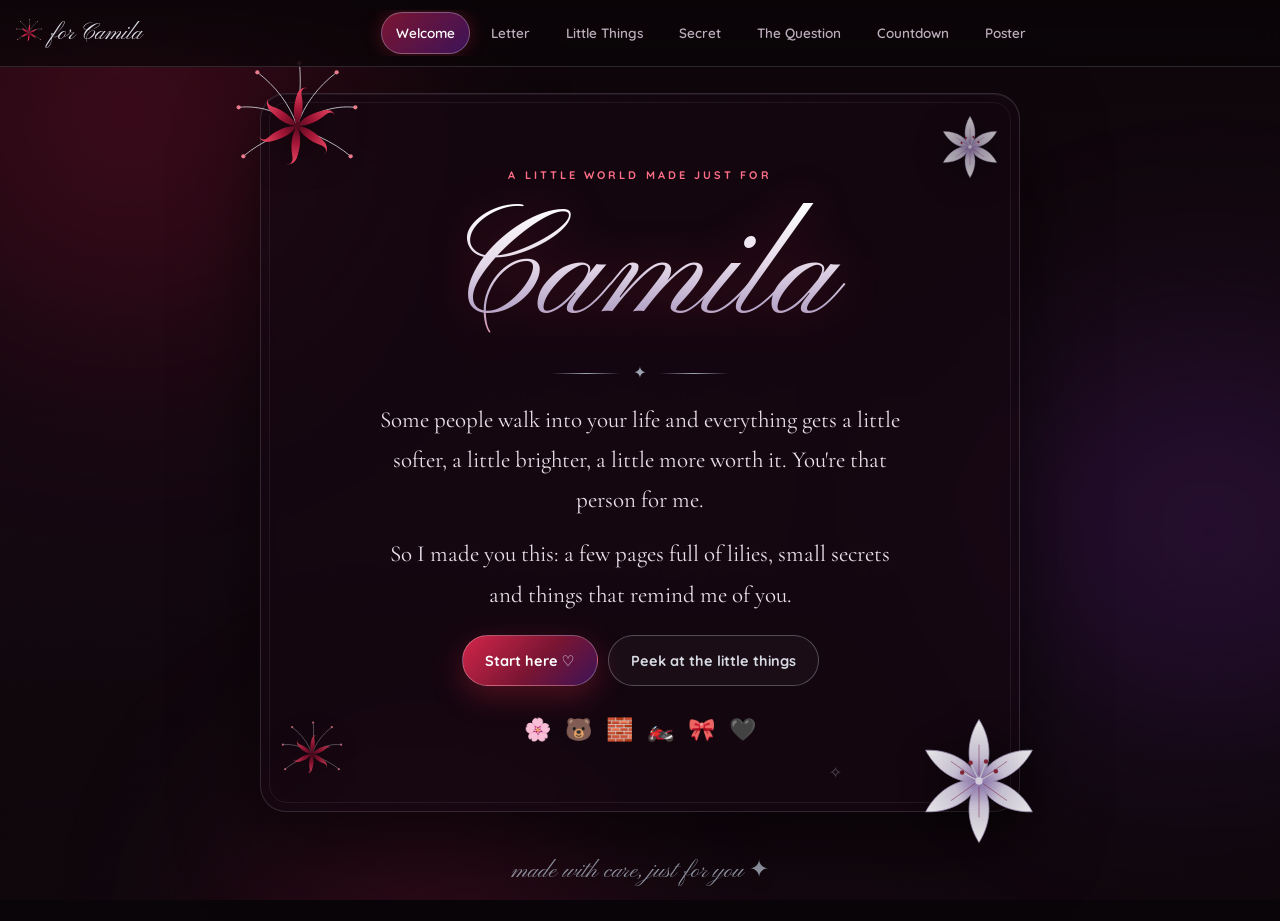
<file: a-little-world-for-camila/index.html>
<!doctype html>
<html lang="en">
<head>
<meta charset="utf-8">
<meta name="viewport" content="width=device-width, initial-scale=1, viewport-fit=cover">
<meta name="theme-color" content="#12060c">
<meta name="description" content="A little world made just for Camila.">
<title>For Camila ♡</title>
<link rel="icon" href="favicon.svg" type="image/svg+xml">
<link rel="preconnect" href="https://fonts.googleapis.com">
<link rel="preconnect" href="https://fonts.gstatic.com" crossorigin>
<link href="https://fonts.googleapis.com/css2?family=Cormorant+Garamond:ital,wght@0,400;0,600;1,400;1,500&family=Pinyon+Script&family=Quicksand:wght@400;500;600;700&display=swap" rel="stylesheet">
<link rel="stylesheet" href="style.css">
</head>
<body>

<!-- Flower artwork, drawn once and reused everywhere -->
<svg width="0" height="0" style="position:absolute" aria-hidden="true" focusable="false">
  <defs>
    <linearGradient id="gSpider" x1="0" y1="0" x2="0" y2="1">
      <stop offset="0" stop-color="#ff4d6a"/><stop offset=".55" stop-color="#b3183c"/><stop offset="1" stop-color="#5c0b22"/>
    </linearGradient>
    <linearGradient id="gLily" x1="0" y1="0" x2="0" y2="1">
      <stop offset="0" stop-color="#ffffff"/><stop offset=".6" stop-color="#d9d3e6"/><stop offset="1" stop-color="#8f74b5"/>
    </linearGradient>
    <linearGradient id="gStem" x1="0" y1="0" x2="0" y2="1">
      <stop offset="0" stop-color="#6b7a5e"/><stop offset="1" stop-color="#2b3326"/>
    </linearGradient>
    <symbol id="spider" viewBox="-60 -60 120 120">
      <g fill="none" stroke="#e8ecf4" stroke-width=".8" stroke-linecap="round" opacity=".9">
        <path d="M0 0C6-18 18-34 34-46"/><path d="M0 0C14-12 32-18 50-16"/><path d="M0 0C10 6 30 12 46 26"/>
        <path d="M0 0C-6-18-18-34-34-46"/><path d="M0 0C-14-12-32-18-50-16"/><path d="M0 0C-10 6-30 12-46 26"/>
        <path d="M0 0C2-20 4-38 2-54"/>
      </g>
      <g fill="#ff8a9c"><circle cx="34" cy="-46" r="1.8"/><circle cx="50" cy="-16" r="1.8"/><circle cx="46" cy="26" r="1.8"/><circle cx="-34" cy="-46" r="1.8"/><circle cx="-50" cy="-16" r="1.8"/><circle cx="-46" cy="26" r="1.8"/><circle cx="2" cy="-54" r="1.8"/></g>
      <g fill="url(#gSpider)">
        <path id="spPetal" d="M0 0C4-6 6-16 4-26C3-31 6-34 10-32C6-34 2-32 0-27C-3-18-4-8 0 0Z"/>
        <use href="#spPetal" transform="rotate(60)"/><use href="#spPetal" transform="rotate(120)"/>
        <use href="#spPetal" transform="rotate(180)"/><use href="#spPetal" transform="rotate(240)"/><use href="#spPetal" transform="rotate(300)"/>
      </g>
      <circle r="3" fill="#5c0b22"/>
    </symbol>
    <symbol id="lily" viewBox="-50 -50 100 100">
      <g fill="url(#gLily)" stroke="#a99cc2" stroke-width=".5">
        <path id="lyPetal" d="M0 0C9-10 10-28 0-44C-10-28-9-10 0 0Z"/>
        <use href="#lyPetal" transform="rotate(60)"/><use href="#lyPetal" transform="rotate(120)"/>
        <use href="#lyPetal" transform="rotate(180)"/><use href="#lyPetal" transform="rotate(240)"/><use href="#lyPetal" transform="rotate(300)"/>
      </g>
      <g stroke="#7d1533" stroke-width=".6" opacity=".55" fill="none">
        <path d="M0-4V-26"/><path d="M3-2 20-14"/><path d="M-3-2-20-14"/><path d="M3 2 20 14"/><path d="M-3 2-20 14"/><path d="M0 4V26"/>
      </g>
      <g stroke="#cfd2dc" stroke-width=".9" stroke-linecap="round"><path d="M0 0 5-14"/><path d="M0 0-6-13"/><path d="M0 0 12-7"/><path d="M0 0-12-6"/></g>
      <g fill="#8b2a3c"><circle cx="5" cy="-14" r="1.6"/><circle cx="-6" cy="-13" r="1.6"/><circle cx="12" cy="-7" r="1.6"/><circle cx="-12" cy="-6" r="1.6"/></g>
      <circle r="2.6" fill="#e9e2f2"/>
    </symbol>
  </defs>
</svg>

<div class="atmosphere" aria-hidden="true"><div class="glow g1"></div><div class="glow g2"></div><div class="glow g3"></div></div>
<div class="grain" aria-hidden="true"></div>
<div class="petals" id="petals" aria-hidden="true"></div>

<header class="topbar">
  <a class="brand" href="#home" data-go="home" aria-label="Back to the welcome page">
    <svg class="brand-flower" aria-hidden="true"><use href="#spider"/></svg><span>for Camila</span>
  </a>
  <nav aria-label="Website pages">
    <button class="active" data-page="home">Welcome</button>
    <button data-page="letter">Letter</button>
    <button data-page="little-things">Little Things</button>
    <button data-page="surprise">Secret</button>
    <button data-page="question">The Question</button>
    <button data-page="countdown-page">Countdown</button>
    <button data-page="poster">Poster</button>
  </nav>
</header>

<main>

<!-- WELCOME -->
<section class="panel active" id="home" aria-labelledby="homeTitle">
  <div class="hero">
    <svg class="deco deco-tl" aria-hidden="true"><use href="#spider"/></svg>
    <svg class="deco deco-br" aria-hidden="true"><use href="#lily"/></svg>
    <svg class="deco deco-tr small" aria-hidden="true"><use href="#lily"/></svg>
    <svg class="deco deco-bl small" aria-hidden="true"><use href="#spider"/></svg>
    <p class="eyebrow reveal">a little world made just for</p>
    <h1 id="homeTitle" class="script-title reveal">Camila</h1>
    <div class="divider reveal" aria-hidden="true"><span></span>✦<span></span></div>
    <p class="lead reveal">Some people walk into your life and everything gets a little softer, a little brighter, a little more worth it. You're that person for me.</p>
    <p class="lead reveal">So I made you this: a few pages full of lilies, small secrets and things that remind me of you.</p>
    <div class="actions reveal">
      <button class="primary" data-go="letter">Start here ♡</button>
      <button class="soft" data-go="little-things">Peek at the little things</button>
    </div>
    <div class="charm-row reveal" aria-hidden="true">
      <span title="anime">🌸</span><span title="FNAF">🐻</span><span title="LEGO">🧱</span><span title="motorcycles">🏍️</span><span title="Hello Kitty">🎀</span><span title="Kuromi">🖤</span>
    </div>
    <button class="hidden-star" id="hiddenStar" aria-label="A tiny hidden star">✧</button>
    <p class="star-note" id="starNote" role="status" aria-live="polite"></p>
  </div>
</section>

<!-- LETTER -->
<section class="panel" id="letter" aria-labelledby="letterTitle">
  <div class="card">
    <p class="eyebrow">sealed with a spider lily</p>
    <h2 id="letterTitle">A letter for Camila</h2>
    <div class="envelope" id="envelope">
      <button class="seal" id="openEnvelope" aria-expanded="false" aria-controls="letterPaper">
        <svg aria-hidden="true"><use href="#spider"/></svg><span>tap to open</span>
      </button>
      <div class="letter-paper" id="letterPaper">
        <svg class="paper-lily" aria-hidden="true"><use href="#lily"/></svg>
        <div class="letter" id="letterPreview"></div>
      </div>
    </div>
    <details class="editor-box">
      <summary>Edit the letter</summary>
      <div class="editor">
        <label for="letterInput">Make this letter yours. Edit any words you like.</label>
        <textarea id="letterInput" rows="12"></textarea>
      </div>
      <div class="actions">
        <button class="primary" id="updateLetter">Update letter</button>
        <button class="soft" id="copyLetter">Copy letter</button>
        <button class="soft" id="resetLetter">Restore suggested letter</button>
      </div>
      <p class="note">Edits are saved in this browser only. Copy the letter if you want a backup.</p>
    </details>
    <div class="next"><button class="link" data-go="little-things">Next: the little things →</button></div>
  </div>
</section>

<!-- LITTLE THINGS -->
<section class="panel" id="little-things" aria-labelledby="thingsTitle">
  <div class="card intro-card">
    <p class="eyebrow">tap, play, explore</p>
    <h2 id="thingsTitle">Little things that remind me of you</h2>
    <p>Everything you love says something about you. These are some of my favourite things about you.</p>
  </div>
  <div class="things-grid">

    <article class="thing anime">
      <div class="thing-head"><span class="thing-icon" aria-hidden="true">🌸</span><h3>Anime</h3><span class="tag">Ep. ∞</span></div>
      <p class="thing-text" id="animeText">If our story were an anime, this would be the slow-motion episode. Petals in the wind, the soundtrack swelling…</p>
      <p class="jp" aria-hidden="true">大好き</p>
      <button class="soft small-btn" id="animeBtn">Next episode ▸</button>
    </article>

    <article class="thing fnaf" id="fnafCard">
      <div class="thing-head"><span class="thing-icon" aria-hidden="true">🐻</span><h3>Five Nights</h3><span class="tag clock" id="fnafClock">12 AM</span></div>
      <div class="fnaf-room" id="fnafRoom">
        <p class="fnaf-hidden">Five nights? I'd stay every night if it meant spending them with you. (I'd still scream at every jumpscare, though.)</p>
        <div class="fnaf-eyes" aria-hidden="true"><i></i><i></i></div>
        <div class="fnaf-dark" aria-hidden="true"></div>
      </div>
      <button class="soft small-btn" id="flashBtn" aria-pressed="false">🔦 Flashlight on</button>
    </article>

    <article class="thing lego">
      <div class="thing-head"><span class="thing-icon" aria-hidden="true">🧱</span><h3>LEGO</h3><span class="tag" id="brickCount">0 / 6</span></div>
      <div class="brick-stage" id="brickStage" aria-hidden="true"></div>
      <p class="thing-text" id="legoText">Let's build something together, one brick at a time.</p>
      <button class="soft small-btn" id="brickBtn">Add a brick +</button>
    </article>

    <article class="thing moto">
      <div class="thing-head"><span class="thing-icon" aria-hidden="true">🏍️</span><h3>Motorcycles</h3><span class="tag">0 → 100</span></div>
      <div class="road" aria-hidden="true"><span class="bike" id="bike">🏍️</span><span class="road-line"></span></div>
      <p class="thing-text" id="motoText">Helmet on, hold on tight.</p>
      <button class="soft small-btn" id="revBtn">Rev the engine 🔥</button>
    </article>

    <article class="thing kitty" id="kittyCard" data-mode="sweet">
      <div class="thing-head"><span class="thing-icon" id="kittyIcon" aria-hidden="true">🎀</span><h3>Hello Kitty &amp; Kuromi</h3></div>
      <div class="switch" role="group" aria-label="Choose a side">
        <button class="active" data-mode="sweet" aria-pressed="true">🎀 Sweet</button>
        <button data-mode="spooky" aria-pressed="false">💀 Spooky</button>
      </div>
      <p class="thing-text" id="kittyText">Your Hello Kitty side: soft, kind, the kind of sweet that makes everyone around you feel safe.</p>
    </article>

  </div>
  <div class="next"><button class="link" data-go="surprise">Next: a secret →</button></div>
</section>

<!-- SECRET -->
<section class="panel" id="surprise" aria-labelledby="secretTitle">
  <div class="card">
    <p class="eyebrow">for your eyes only</p>
    <h2 id="secretTitle">A secret message</h2>
    <div class="secret">
      <svg class="secret-flower" id="secretFlower" aria-hidden="true"><use href="#spider"/></svg>
      <p>There's a message waiting just for you…</p>
      <button class="primary" id="reveal" aria-expanded="false" aria-controls="secretText">Open my secret message</button>
      <div id="secretText">Camila, I hope this makes you smile. You deserve to feel appreciated, cared for, and respected. I'm really glad I got to know you.<br><br>And here's the real secret: I smile at my phone every time your name shows up. ♡</div>
    </div>
    <p class="note">Red spider lilies are said to bloom where two people are destined to meet again.</p>
    <div class="next"><button class="link" data-go="question">Next: a question →</button></div>
  </div>
</section>

<!-- QUESTION -->
<section class="panel" id="question" aria-labelledby="questionTitle">
  <div class="card question-card">
    <svg class="deco q-left" aria-hidden="true"><use href="#lily"/></svg>
    <svg class="deco q-right" aria-hidden="true"><use href="#spider"/></svg>
    <p class="eyebrow">a little question for</p>
    <p class="script-title medium">Camila</p>
    <p>You make my days a little brighter, and I wanted to ask you something…</p>
    <h2 id="questionTitle" class="the-question">Would you like to be my girlfriend?</h2>
    <div class="actions">
      <button class="primary glow-btn" id="yes">Yes ♡</button>
      <button class="soft" id="think">I'd like to think about it</button>
    </div>
    <div id="reply" role="status" aria-live="polite"></div>
    <p class="note">No pressure, ever. Whatever you feel is okay.</p>
  </div>
</section>

<!-- COUNTDOWN -->
<section class="panel" id="countdown-page" aria-labelledby="countTitle">
  <div class="card">
    <p class="eyebrow">counting every second</p>
    <h2 id="countTitle">A countdown to our date</h2>
    <p>Choose a date together, and this little clock keeps track until then.</p>
    <label for="dateInput">Our date</label>
    <input type="datetime-local" id="dateInput">
    <div class="count" id="countdown" aria-live="off">
      <p class="count-empty">Choose a date above ♡</p>
    </div>
    <p class="note">The countdown runs on your device and remembers the date in this browser.</p>
    <div class="actions"><button class="primary" id="musicButton">Play a little tune ♪</button></div>
    <p class="note" id="musicNote">A short original melody. Tap to play or stop. Your phone may need you to tap first.</p>
  </div>
</section>

<!-- POSTER -->
<section class="panel" id="poster" aria-labelledby="posterTitle">
  <div class="card">
    <h2 id="posterTitle">Your little poster</h2>
    <div class="poster">
      <svg class="poster-flower pf-l" aria-hidden="true"><use href="#spider"/></svg>
      <svg class="poster-flower pf-r" aria-hidden="true"><use href="#lily"/></svg>
      <div class="small">A little note for</div>
      <div class="big" id="posterName">CAMILA</div>
      <div class="poster-message" id="posterText">You make ordinary days feel a little more special.</div>
      <div class="poster-hearts" aria-hidden="true">♡ ✦ ♡</div>
    </div>
    <div class="editor">
      <label for="nameInput">Name on the poster</label><input id="nameInput" value="Camila" maxlength="35">
      <label for="posterInput">Poster message</label><textarea id="posterInput" maxlength="220">You make ordinary days feel a little more special.</textarea>
    </div>
    <div class="actions"><button class="primary" onclick="window.print()">Print / Save poster</button><button class="soft" id="resetPoster">Reset poster</button></div>
    <p class="note">Edit the words, then save the poster as a PDF from your phone's print menu.</p>
  </div>
</section>

</main>

<footer class="footer">made with care, just for you ✦</footer>

<div class="celebrate" id="celebrate" aria-hidden="true"></div>

<script src="script.js"></script>
</body>
</html>
</file>
<file: a-little-world-for-camila/style.css>
:root{
  --black:#0a0508;
  --night:#12060c;
  --burgundy:#4a0c1d;
  --wine:#7a1532;
  --crimson:#c0213f;
  --rose:#ff6f88;
  --purple:#2c1240;
  --violet:#9a73c9;
  --silver:#d7dae3;
  --silver-dim:#9ea3b2;
  --ink:#efe9f0;
  --muted:#bcaebb;
  --card:rgba(22,8,17,.72);
  --line:rgba(215,218,227,.16);
  --radius:26px;
  --script:"Pinyon Script","Snell Roundhand","Apple Chancery",cursive;
  --serif:"Cormorant Garamond",Georgia,"Times New Roman",serif;
  --sans:"Quicksand",ui-rounded,"Trebuchet MS",system-ui,sans-serif;
}
*{box-sizing:border-box}
html{scroll-behavior:smooth;-webkit-text-size-adjust:100%;overflow-x:clip}
body{
  margin:0;min-height:100vh;min-height:100dvh;font-family:var(--sans);color:var(--ink);
  background:var(--black);overflow-x:hidden;overflow-x:clip;line-height:1.6;
  -webkit-tap-highlight-color:transparent;
}
::selection{background:var(--wine);color:#fff}
button{font:inherit;color:inherit}
:focus-visible{outline:2px solid var(--silver);outline-offset:3px}

/* Background atmosphere */
.atmosphere{position:fixed;inset:0;z-index:-3;overflow:hidden;background:
  radial-gradient(120% 80% at 50% 120%,#1a0814 0,transparent 60%),
  linear-gradient(180deg,#0d0509 0,#140710 55%,#0a0508 100%)}
.glow{position:absolute;border-radius:50%;filter:blur(70px);opacity:.55;animation:drift 22s ease-in-out infinite alternate}
.g1{width:60vmax;height:60vmax;left:-20vmax;top:-22vmax;background:radial-gradient(circle,#6e0f2b 0,transparent 65%)}
.g2{width:55vmax;height:55vmax;right:-22vmax;top:20vh;background:radial-gradient(circle,#3a1657 0,transparent 65%);animation-duration:28s}
.g3{width:45vmax;height:45vmax;left:10vw;bottom:-25vmax;background:radial-gradient(circle,#4c0d22 0,transparent 65%);animation-duration:34s}
@keyframes drift{to{transform:translate3d(6vw,4vh,0) scale(1.08)}}
.grain{position:fixed;inset:0;z-index:-2;pointer-events:none;opacity:.07;mix-blend-mode:overlay;
  background-image:url("data:image/svg+xml,%3Csvg xmlns='http://www.w3.org/2000/svg' width='160' height='160'%3E%3Cfilter id='n'%3E%3CfeTurbulence type='fractalNoise' baseFrequency='.85' numOctaves='3' stitchTiles='stitch'/%3E%3C/filter%3E%3Crect width='100%25' height='100%25' filter='url(%23n)'/%3E%3C/svg%3E")}

/* Falling petals */
.petals{position:fixed;inset:0;z-index:-1;pointer-events:none;overflow:hidden}
.petal{position:absolute;top:-40px;width:10px;height:18px;border-radius:80% 0 80% 0;opacity:0;
  background:linear-gradient(160deg,var(--rose),var(--wine));animation:fall linear infinite;will-change:transform}
.petal.silver{background:linear-gradient(160deg,#fff,#a99cc2)}
.petal.thin{width:5px;height:22px;border-radius:50% 50% 50% 50%/90% 90% 10% 10%}
@keyframes fall{
  0%{transform:translate3d(0,-5vh,0) rotate(0);opacity:0}
  10%{opacity:.75}
  90%{opacity:.6}
  100%{transform:translate3d(var(--sway,40px),108vh,0) rotate(var(--spin,540deg));opacity:0}
}

/* Header & nav */
.topbar{position:sticky;top:0;z-index:20;display:flex;align-items:center;gap:14px;
  padding:10px max(14px,env(safe-area-inset-left)) 10px;
  background:linear-gradient(180deg,rgba(10,5,8,.92),rgba(10,5,8,.72));
  backdrop-filter:blur(14px);-webkit-backdrop-filter:blur(14px);border-bottom:1px solid var(--line)}
.brand{display:flex;align-items:center;gap:6px;color:var(--silver);text-decoration:none;font-family:var(--script);font-size:24px;white-space:nowrap;flex-shrink:0}
.brand-flower{width:30px;height:30px;animation:spin 40s linear infinite}
@keyframes spin{to{transform:rotate(360deg)}}
nav{display:flex;gap:6px;overflow-x:auto;scroll-snap-type:x proximity;scrollbar-width:none;flex:1;
  -webkit-mask-image:linear-gradient(90deg,transparent 0,#000 12px,#000 calc(100% - 18px),transparent);
  mask-image:linear-gradient(90deg,transparent 0,#000 12px,#000 calc(100% - 18px),transparent);padding:2px 12px}
nav::-webkit-scrollbar{display:none}
nav button{flex-shrink:0;scroll-snap-align:center;background:transparent;color:var(--muted);border:1px solid transparent;
  padding:9px 14px;border-radius:999px;font-weight:600;font-size:13.5px;cursor:pointer;transition:color .25s,background .25s,border-color .25s}
nav button:hover{color:var(--ink);border-color:var(--line)}
nav button.active{color:#fff;background:linear-gradient(135deg,var(--wine),#3d1357);border-color:rgba(215,218,227,.35);box-shadow:0 0 18px rgba(192,33,63,.35)}
@media (min-width:900px){nav{justify-content:center}}
@media (max-width:520px){.brand span{display:none}}

/* Layout */
main{width:min(100% - 28px,760px);margin:26px auto 30px}
.panel{display:none}
.panel.active{display:block;animation:pageIn .7s cubic-bezier(.2,.7,.2,1)}
@keyframes pageIn{from{opacity:0;transform:translateY(14px)}to{opacity:1;transform:none}}
.card,.hero{position:relative;background:var(--card);border:1px solid var(--line);border-radius:var(--radius);
  padding:clamp(22px,5.5vw,44px);text-align:center;margin-bottom:18px;
  box-shadow:0 30px 80px rgba(0,0,0,.55),inset 0 1px 0 rgba(255,255,255,.06);
  backdrop-filter:blur(8px);-webkit-backdrop-filter:blur(8px)}
.card::before,.hero::before{content:"";position:absolute;inset:8px;border:1px solid rgba(215,218,227,.08);border-radius:calc(var(--radius) - 8px);pointer-events:none}

h1,h2,h3{font-family:var(--serif);font-weight:600;color:var(--silver);margin:.3em 0}
h2{font-size:clamp(28px,7vw,40px);line-height:1.15;
  background:linear-gradient(180deg,#fff 10%,var(--silver-dim));-webkit-background-clip:text;background-clip:text;color:transparent}
h3{font-size:24px}
p{line-height:1.75;margin:.6em 0}
.eyebrow{text-transform:uppercase;letter-spacing:.28em;font-size:11px;font-weight:700;color:var(--rose);margin:0}
.script-title{font-family:var(--script);font-weight:400;font-size:clamp(78px,22vw,150px);line-height:1;margin:.12em 0 .05em;
  background:linear-gradient(180deg,#fff 0,#e5d9e9 40%,#b7a7c9 70%,#ff8fa3 100%);-webkit-background-clip:text;background-clip:text;color:transparent;
  filter:drop-shadow(0 0 22px rgba(192,33,63,.35));padding:0 .15em}
.script-title.medium{font-size:clamp(58px,15vw,96px)}
.lead{font-family:var(--serif);font-size:clamp(19px,4.6vw,23px);color:#e9dfe8;max-width:520px;margin-inline:auto}
.divider{display:flex;align-items:center;justify-content:center;gap:12px;color:var(--silver-dim);margin:4px 0 10px}
.divider span{width:70px;height:1px;background:linear-gradient(90deg,transparent,var(--silver-dim),transparent)}
.note{font-size:12.5px;color:var(--muted);opacity:.85}

/* Buttons */
.primary,.soft,.link{border-radius:999px;padding:13px 22px;font-size:14.5px;font-weight:700;cursor:pointer;
  transition:transform .2s,box-shadow .3s,background .3s,border-color .3s;touch-action:manipulation;min-height:46px}
.primary{border:1px solid rgba(255,255,255,.28);color:#fff;
  background:linear-gradient(135deg,#d3264a 0,var(--wine) 55%,#3d1357 100%);box-shadow:0 10px 30px rgba(192,33,63,.35)}
.primary:hover{transform:translateY(-2px);box-shadow:0 14px 36px rgba(192,33,63,.5)}
.soft{background:rgba(255,255,255,.03);color:var(--silver);border:1px solid rgba(215,218,227,.3)}
.soft:hover{background:rgba(255,255,255,.08);border-color:var(--silver)}
.primary:active,.soft:active{transform:scale(.97)}
.link{background:none;border:0;color:var(--silver-dim);font-weight:600;padding:10px 6px;min-height:auto}
.link:hover{color:#fff}
.actions{display:flex;justify-content:center;gap:10px;flex-wrap:wrap;margin-top:20px}
.next{margin-top:18px;text-align:center}
.glow-btn{animation:pulse 2.6s ease-in-out infinite}
@keyframes pulse{50%{box-shadow:0 0 0 8px rgba(192,33,63,.12),0 10px 40px rgba(192,33,63,.6)}}

/* Decorations */
.deco{position:absolute;pointer-events:none;width:140px;height:140px;opacity:.9;filter:drop-shadow(0 6px 18px rgba(0,0,0,.6))}
.deco.small{width:70px;height:70px;opacity:.7}
.deco-tl{top:-38px;left:-34px;animation:sway 9s ease-in-out infinite}
.deco-br{bottom:-40px;right:-30px;animation:sway 11s ease-in-out infinite reverse}
.deco-tr{top:18px;right:14px;animation:sway 8s ease-in-out infinite}
.deco-bl{bottom:22px;left:16px;animation:sway 10s ease-in-out infinite reverse}
@keyframes sway{50%{transform:rotate(8deg) scale(1.04)}}
.hero{padding-top:clamp(48px,10vw,72px);padding-bottom:clamp(44px,9vw,64px);overflow:visible}
.reveal{opacity:0;animation:rise .9s cubic-bezier(.2,.7,.2,1) forwards}
.panel.active .reveal:nth-child(5){animation-delay:.1s}
.panel.active .reveal:nth-child(6){animation-delay:.3s}
.panel.active .reveal:nth-child(7){animation-delay:.5s}
.panel.active .reveal:nth-child(8){animation-delay:.7s}
.panel.active .reveal:nth-child(9){animation-delay:.9s}
.panel.active .reveal:nth-child(10){animation-delay:1.1s}
.panel.active .reveal:nth-child(11){animation-delay:1.3s}
@keyframes rise{from{opacity:0;transform:translateY(16px)}to{opacity:1;transform:none}}
.charm-row{display:flex;justify-content:center;gap:14px;margin-top:26px;font-size:22px}
.charm-row span{display:inline-block;animation:bob 3.2s ease-in-out infinite;filter:saturate(.85)}
.charm-row span:nth-child(2){animation-delay:.3s}.charm-row span:nth-child(3){animation-delay:.6s}
.charm-row span:nth-child(4){animation-delay:.9s}.charm-row span:nth-child(5){animation-delay:1.2s}.charm-row span:nth-child(6){animation-delay:1.5s}
@keyframes bob{50%{transform:translateY(-6px)}}
.hidden-star{position:absolute;right:22%;bottom:16px;background:none;border:0;color:var(--silver-dim);font-size:16px;cursor:pointer;opacity:.45;padding:10px;animation:twinkle 3s ease-in-out infinite}
@keyframes twinkle{50%{opacity:1;transform:scale(1.3)}}
.star-note{font-family:var(--serif);font-style:italic;font-size:18px;color:var(--rose);min-height:0;margin:0}
.star-note:not(:empty){margin-top:14px;animation:rise .6s forwards}

/* Letter */
.envelope{position:relative;margin:22px auto 6px;max-width:600px}
.seal{display:flex;flex-direction:column;align-items:center;gap:8px;margin:12px auto;background:radial-gradient(circle at 35% 30%,#a8203f,#4a0c1d 70%);
  width:132px;height:132px;border-radius:50%;border:2px solid rgba(215,218,227,.35);cursor:pointer;justify-content:center;
  box-shadow:0 12px 40px rgba(122,21,50,.55),inset 0 -6px 14px rgba(0,0,0,.4);transition:transform .4s,opacity .4s}
.seal svg{width:66px;height:66px}
.seal span{font-size:11px;letter-spacing:.2em;text-transform:uppercase;color:var(--silver)}
.seal:hover{transform:scale(1.05) rotate(-4deg)}
.envelope.open .seal{display:none}
.letter-paper{display:none;position:relative;border-radius:18px;padding:clamp(22px,5vw,36px);text-align:left;
  background:linear-gradient(180deg,rgba(40,14,30,.9),rgba(24,8,20,.95));border:1px solid rgba(215,218,227,.22);overflow:hidden}
.envelope.open .letter-paper{display:block;animation:unfold .9s cubic-bezier(.2,.7,.2,1)}
@keyframes unfold{from{opacity:0;transform:perspective(800px) rotateX(-25deg) translateY(-12px);transform-origin:top}to{opacity:1;transform:none}}
.paper-lily{position:absolute;right:-26px;top:-26px;width:120px;height:120px;opacity:.22}
.letter{white-space:pre-wrap;font-family:var(--serif);font-size:clamp(18px,4.4vw,21px);line-height:1.75;color:#efe6ee;position:relative}
.editor-box{margin-top:18px;text-align:left;border:1px solid var(--line);border-radius:16px;padding:4px 16px}
.editor-box summary{cursor:pointer;padding:12px 0;font-weight:700;color:var(--silver);list-style:none}
.editor-box summary::-webkit-details-marker{display:none}
.editor-box summary::before{content:"✎  "}
.editor-box[open] summary{border-bottom:1px solid var(--line)}
.editor-box .actions{margin-bottom:6px}

/* Forms */
label{display:block;text-align:left;font-size:13px;font-weight:700;margin:16px 0 7px;color:var(--silver)}
input,textarea{width:100%;border:1px solid rgba(215,218,227,.22);border-radius:14px;padding:13px 14px;font:inherit;font-size:16px;
  color:var(--ink);background:rgba(0,0,0,.35);transition:border-color .2s,box-shadow .2s;color-scheme:dark}
input:focus,textarea:focus{outline:none;border-color:var(--rose);box-shadow:0 0 0 3px rgba(255,111,136,.18)}
textarea{min-height:110px;resize:vertical;line-height:1.6}
.editor{margin-top:18px}

/* Little things */
.intro-card{margin-bottom:16px}
.things-grid{display:grid;grid-template-columns:1fr;gap:16px}
@media (min-width:680px){.things-grid{grid-template-columns:1fr 1fr}.thing.kitty{grid-column:1/-1}}
.thing{position:relative;display:flex;flex-direction:column;gap:10px;padding:22px;border-radius:22px;border:1px solid var(--line);
  background:var(--card);box-shadow:0 20px 50px rgba(0,0,0,.45);overflow:hidden;transition:transform .35s,border-color .35s}
.thing:hover{transform:translateY(-3px);border-color:rgba(215,218,227,.3)}
.thing-head{display:flex;align-items:center;gap:10px}
.thing-head h3{margin:0;font-size:23px;flex:1}
.thing-icon{font-size:26px}
.tag{font-size:11px;letter-spacing:.14em;text-transform:uppercase;padding:4px 10px;border-radius:999px;border:1px solid var(--line);color:var(--silver-dim);white-space:nowrap}
.thing-text{font-family:var(--serif);font-size:18.5px;line-height:1.6;margin:0;flex:1;transition:opacity .3s}
.thing-text.fade{opacity:0}
.small-btn{align-self:flex-start;padding:10px 16px;font-size:13.5px;min-height:42px}

.anime{background:linear-gradient(160deg,rgba(80,20,60,.65),rgba(22,8,17,.8))}
.jp{position:absolute;right:16px;bottom:8px;font-size:44px;margin:0;color:rgba(255,255,255,.06);font-weight:700;pointer-events:none}
.sparkle{position:absolute;pointer-events:none;font-size:14px;color:#ffd6e0;animation:sparkle 1s ease-out forwards}
@keyframes sparkle{from{opacity:1;transform:translate(0,0) scale(.6)}to{opacity:0;transform:translate(var(--dx),var(--dy)) scale(1.2)}}

.fnaf{background:linear-gradient(160deg,#0b0a0f,#160a12)}
.fnaf-room{position:relative;min-height:130px;border-radius:14px;overflow:hidden;background:
  repeating-linear-gradient(45deg,#1a1a1a 0 14px,#101010 14px 28px);border:1px solid rgba(255,255,255,.06);
  display:flex;align-items:center;justify-content:center;padding:18px;touch-action:none;--x:50%;--y:50%}
.fnaf-hidden{font-family:var(--serif);font-size:18px;text-align:center;margin:0;color:#f3e6c8}
.fnaf-dark{position:absolute;inset:0;background:#030203;transition:opacity .3s}
.fnaf.lit .fnaf-dark{background:radial-gradient(circle 80px at var(--x) var(--y),transparent 0,rgba(3,2,3,.4) 55px,#030203 100%)}
.fnaf-eyes{position:absolute;top:18px;left:18px;display:flex;gap:10px;z-index:2;animation:blink 5s infinite}
.fnaf-eyes i{width:7px;height:7px;border-radius:50%;background:#fff;box-shadow:0 0 8px 2px #c0213f}
.fnaf.lit .fnaf-eyes{opacity:0}
@keyframes blink{0%,92%,100%{opacity:1}95%{opacity:0}}
.clock{font-family:ui-monospace,Menlo,monospace;color:#f3e6c8}
.fnaf.won .clock{color:#8ff0a4;border-color:#8ff0a4}

.lego{background:linear-gradient(160deg,rgba(60,12,30,.7),rgba(22,8,17,.85))}
.brick-stage{display:flex;flex-direction:column-reverse;align-items:center;min-height:118px;justify-content:flex-start;padding-top:6px}
.brick{position:relative;width:96px;height:18px;border-radius:3px;margin-top:6px;animation:drop .45s cubic-bezier(.3,1.5,.5,1)}
.brick::before{content:"";position:absolute;top:-6px;left:12px;right:12px;height:6px;
  background:radial-gradient(circle at 50% 100%,currentColor 0 6px,transparent 6.5px) 0 0/24px 12px repeat-x}
.brick:nth-child(odd){transform:translateX(-12px)}.brick:nth-child(even){transform:translateX(12px)}
@keyframes drop{from{opacity:0;translate:0 -40px}to{opacity:1;translate:0 0}}
.lego.done .brick-stage{filter:drop-shadow(0 0 12px rgba(255,111,136,.55))}

.moto{background:linear-gradient(160deg,rgba(30,14,48,.75),rgba(12,6,12,.85))}
.road{position:relative;height:70px;border-radius:12px;background:linear-gradient(180deg,transparent 60%,#1d1a20 60%);overflow:hidden}
.road-line{position:absolute;left:0;right:0;bottom:10px;height:3px;background:repeating-linear-gradient(90deg,var(--silver-dim) 0 22px,transparent 22px 44px);opacity:.6}
.bike{position:absolute;left:4px;bottom:14px;font-size:38px;display:inline-block}
.moto.riding .bike{animation:ride 2.4s cubic-bezier(.5,0,.3,1) forwards}
.moto.riding .road-line{animation:roadmove .3s linear infinite}
@keyframes ride{0%{transform:translateX(0)}10%{transform:translateX(-4px) rotate(-10deg)}100%{transform:translateX(calc(var(--road,300px) + 60px))}}
@keyframes roadmove{to{background-position:-44px 0}}

.kitty{transition:background .6s,border-color .6s}
.kitty[data-mode="sweet"]{background:linear-gradient(135deg,rgba(120,28,58,.75),rgba(60,20,50,.75));border-color:rgba(255,160,185,.35)}
.kitty[data-mode="spooky"]{background:linear-gradient(135deg,#0b0710,#2c1240);border-color:rgba(154,115,201,.45)}
.switch{display:inline-flex;align-self:flex-start;padding:4px;border-radius:999px;background:rgba(0,0,0,.35);border:1px solid var(--line)}
.switch button{border:0;background:none;padding:9px 16px;border-radius:999px;font-weight:700;font-size:13.5px;cursor:pointer;color:var(--muted);transition:background .3s,color .3s}
.switch button.active{background:var(--silver);color:#1b0b14}

/* Secret */
.secret{margin-top:18px;padding:26px 20px;border-radius:20px;border:1px dashed rgba(215,218,227,.3);background:rgba(0,0,0,.25)}
.secret-flower{width:110px;height:110px;display:block;margin:0 auto 4px;transition:transform 1.2s cubic-bezier(.2,.7,.2,1)}
.secret.open .secret-flower{transform:rotate(180deg) scale(1.15)}
#secretText{display:none;font-family:var(--serif);font-size:clamp(19px,4.6vw,22px);line-height:1.75;margin-top:18px;color:#f5eaf2}
#secretText.show{display:block;animation:unblur 1.4s ease forwards}
@keyframes unblur{from{opacity:0;filter:blur(10px);letter-spacing:.08em}to{opacity:1;filter:blur(0);letter-spacing:0}}

/* Question */
.question-card{overflow:hidden;padding-top:clamp(34px,7vw,52px)}
.q-left{left:-36px;bottom:-30px;width:150px;height:150px;opacity:.5}
.q-right{right:-34px;top:-30px;width:150px;height:150px;opacity:.55}
.the-question{font-size:clamp(30px,8vw,46px);margin:.5em 0 .2em}
#reply{display:none;margin-top:20px;padding:16px;border-radius:16px;background:rgba(122,21,50,.25);border:1px solid rgba(255,111,136,.3);
  font-family:var(--serif);font-size:20px}
#reply.show{display:block;animation:rise .6s forwards}
.celebrate{position:fixed;inset:0;pointer-events:none;z-index:50;overflow:hidden}
.burst{position:absolute;bottom:-40px;font-size:24px;animation:burst var(--t,3s) cubic-bezier(.2,.6,.3,1) forwards}
@keyframes burst{0%{transform:translate(0,0) rotate(0);opacity:1}100%{transform:translate(var(--dx),var(--dy)) rotate(var(--r));opacity:0}}

/* Countdown */
.count{margin:18px 0 6px}
.count-empty{font-family:var(--serif);font-size:22px;color:var(--muted)}
.count-done{font-family:var(--script);font-size:clamp(44px,12vw,64px);color:var(--rose);margin:0}
.tiles{display:grid;grid-template-columns:repeat(4,1fr);gap:clamp(6px,2vw,12px)}
.tile{border-radius:16px;padding:14px 4px 10px;background:linear-gradient(180deg,rgba(122,21,50,.35),rgba(44,18,64,.35));border:1px solid rgba(215,218,227,.2)}
.tile b{display:block;font-family:var(--serif);font-size:clamp(30px,9vw,50px);line-height:1;color:#fff;font-variant-numeric:tabular-nums}
.tile small{font-size:10.5px;letter-spacing:.2em;text-transform:uppercase;color:var(--silver-dim)}

/* Poster */
.poster{position:relative;overflow:hidden;padding:44px 22px;border-radius:22px;margin-top:14px;
  background:radial-gradient(circle at 50% 0,#4a0c1d 0,#1e0a18 55%,#0d050a 100%);border:1px solid rgba(215,218,227,.3);
  -webkit-print-color-adjust:exact;print-color-adjust:exact}
.poster::after{content:"";position:absolute;inset:10px;border:1px solid rgba(215,218,227,.18);border-radius:14px;pointer-events:none}
.poster-flower{position:absolute;width:120px;height:120px;opacity:.75}
.pf-l{left:-30px;top:-28px}.pf-r{right:-30px;bottom:-28px}
.poster .small{letter-spacing:.28em;text-transform:uppercase;font-size:11px;color:var(--rose)}
.poster .big{font-family:var(--serif);font-weight:600;font-size:clamp(36px,10vw,58px);letter-spacing:.12em;color:var(--silver);margin:10px 0;word-break:break-word}
.poster .poster-message{font-family:var(--serif);font-style:italic;font-size:21px;line-height:1.5;white-space:pre-wrap;color:#efe6ee;max-width:460px;margin:0 auto}
.poster-hearts{font-size:20px;margin-top:18px;color:var(--silver-dim);letter-spacing:.4em}

.footer{text-align:center;font-family:var(--script);font-size:24px;color:var(--silver-dim);padding:10px 0 calc(30px + env(safe-area-inset-bottom))}

@media (max-width:480px){
  .deco{width:96px;height:96px}
  .deco-tl{top:-26px;left:-20px}.deco-br{bottom:-26px;right:-18px}
  .deco-tr,.deco-bl{display:none}
  .actions{flex-direction:column;align-items:stretch}
  .actions button{width:100%}
  .thing{padding:18px}
  .tile small{letter-spacing:.1em;font-size:9.5px}
}

@media (prefers-reduced-motion:reduce){
  *,*::before,*::after{animation-duration:.01ms!important;animation-iteration-count:1!important;transition-duration:.01ms!important;scroll-behavior:auto!important}
  .petals,.celebrate{display:none}
  .reveal{opacity:1}
}

@media print{
  .topbar,.editor,.actions,.note,.footer,.petals,.atmosphere,.grain,.celebrate{display:none!important}
  body{background:white}
  .panel{display:none!important}
  #poster.panel{display:block!important;animation:none}
  main{width:100%;margin:0}
  .card{box-shadow:none;border:0;background:none;backdrop-filter:none}
  .card::before,#posterTitle{display:none}
  .poster{min-height:90vh;display:flex;flex-direction:column;justify-content:center}
}
</file>
